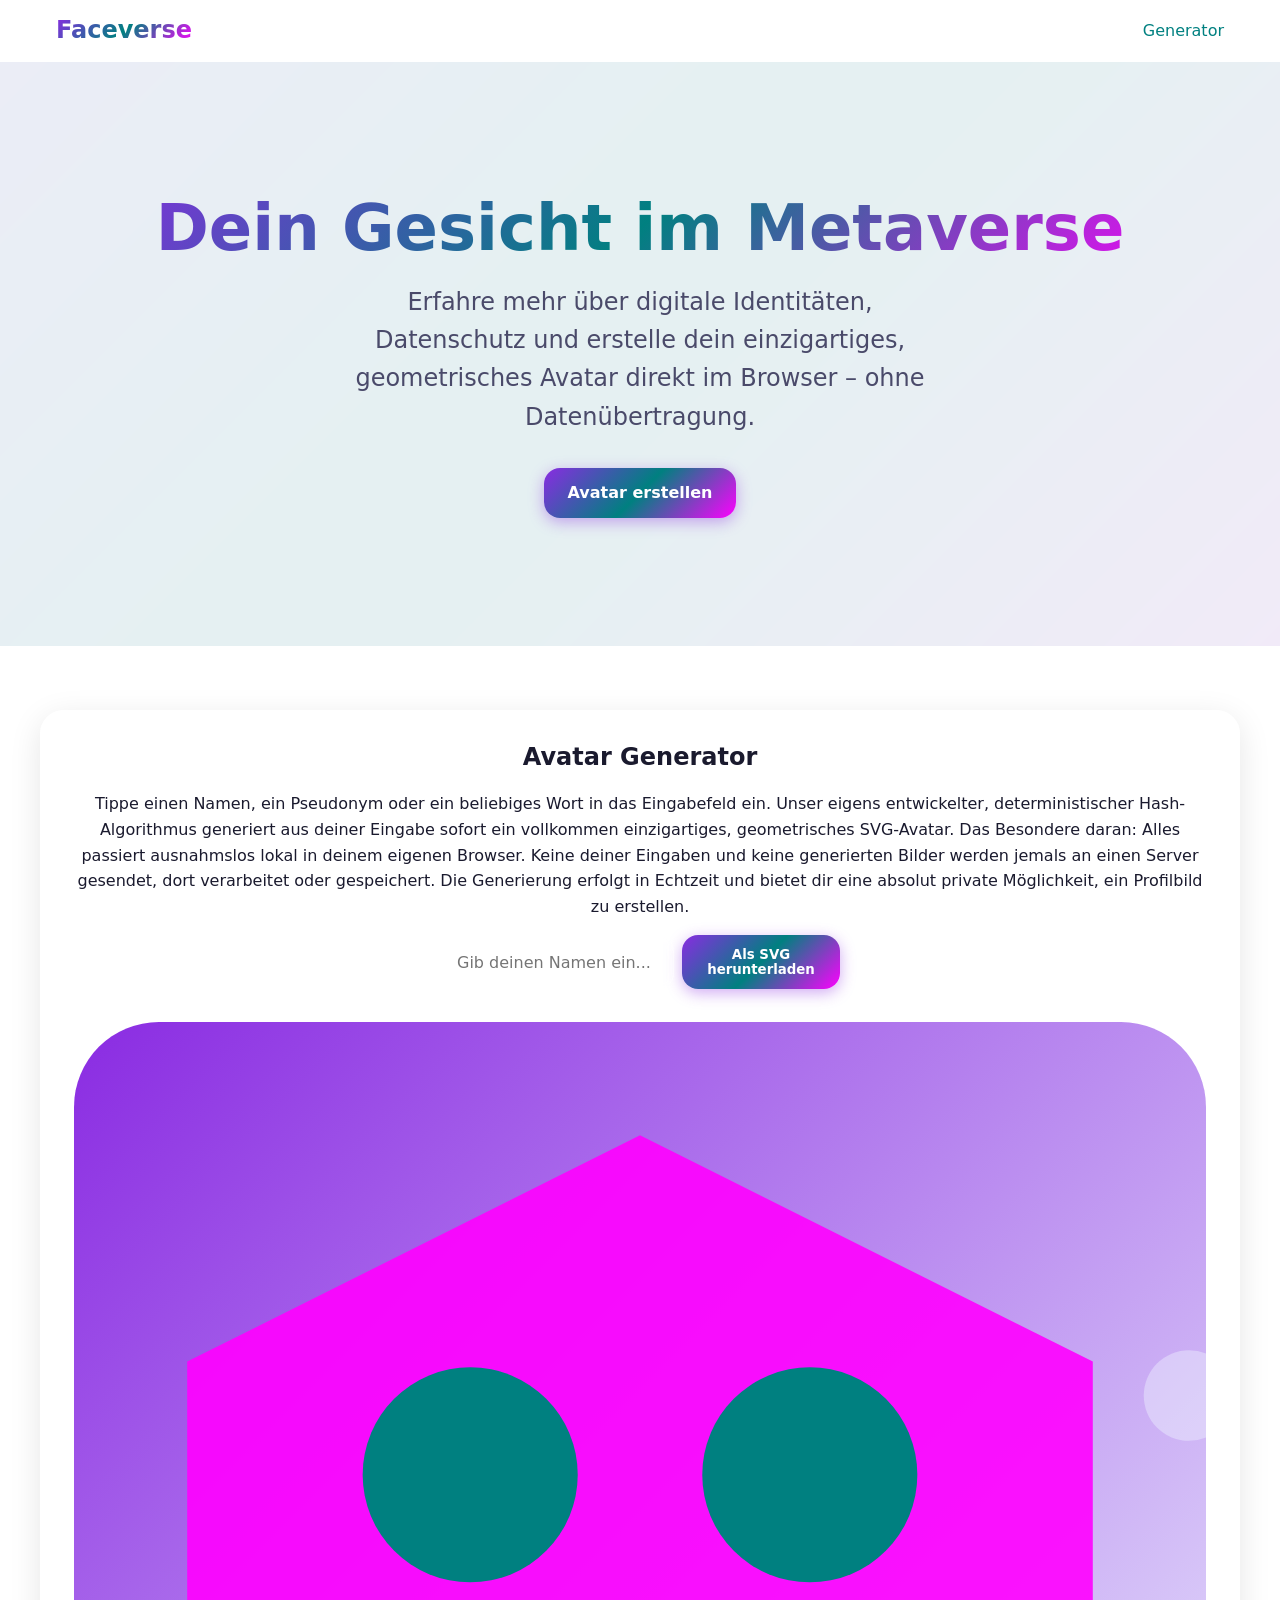
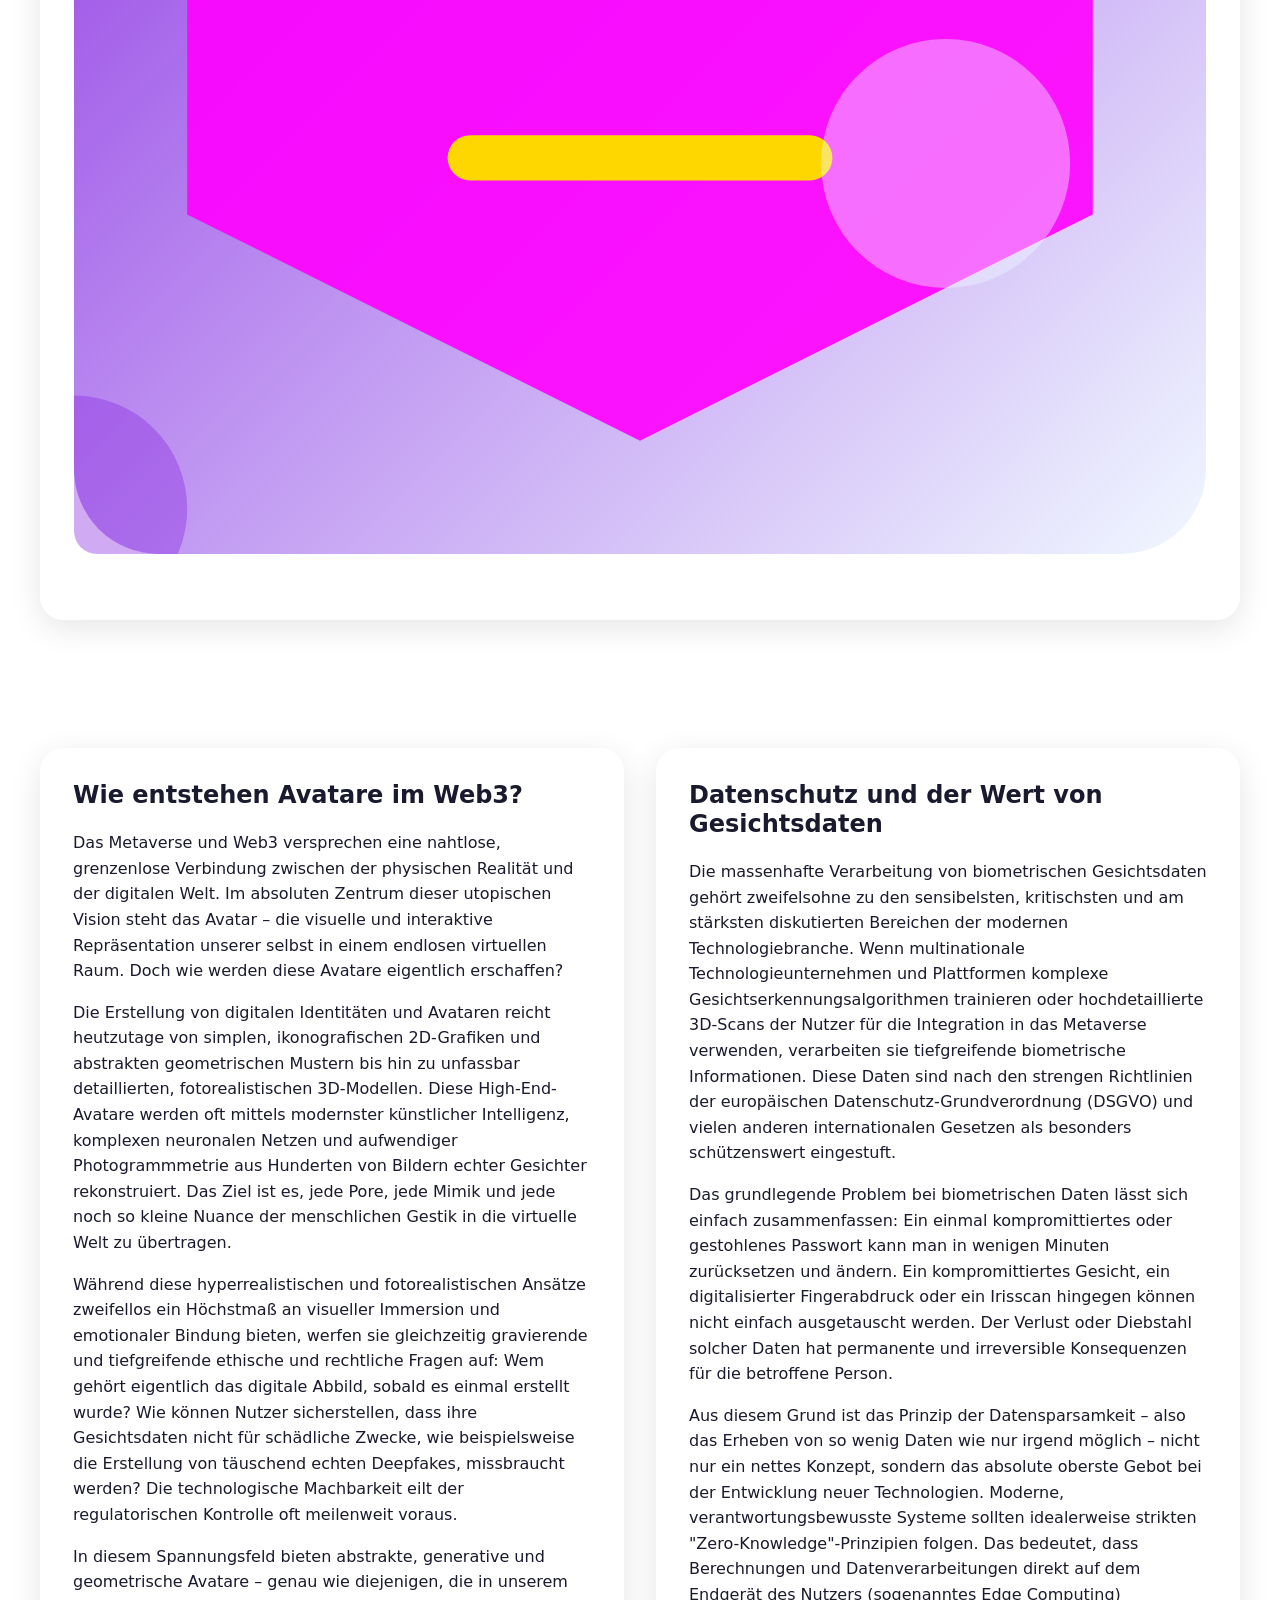
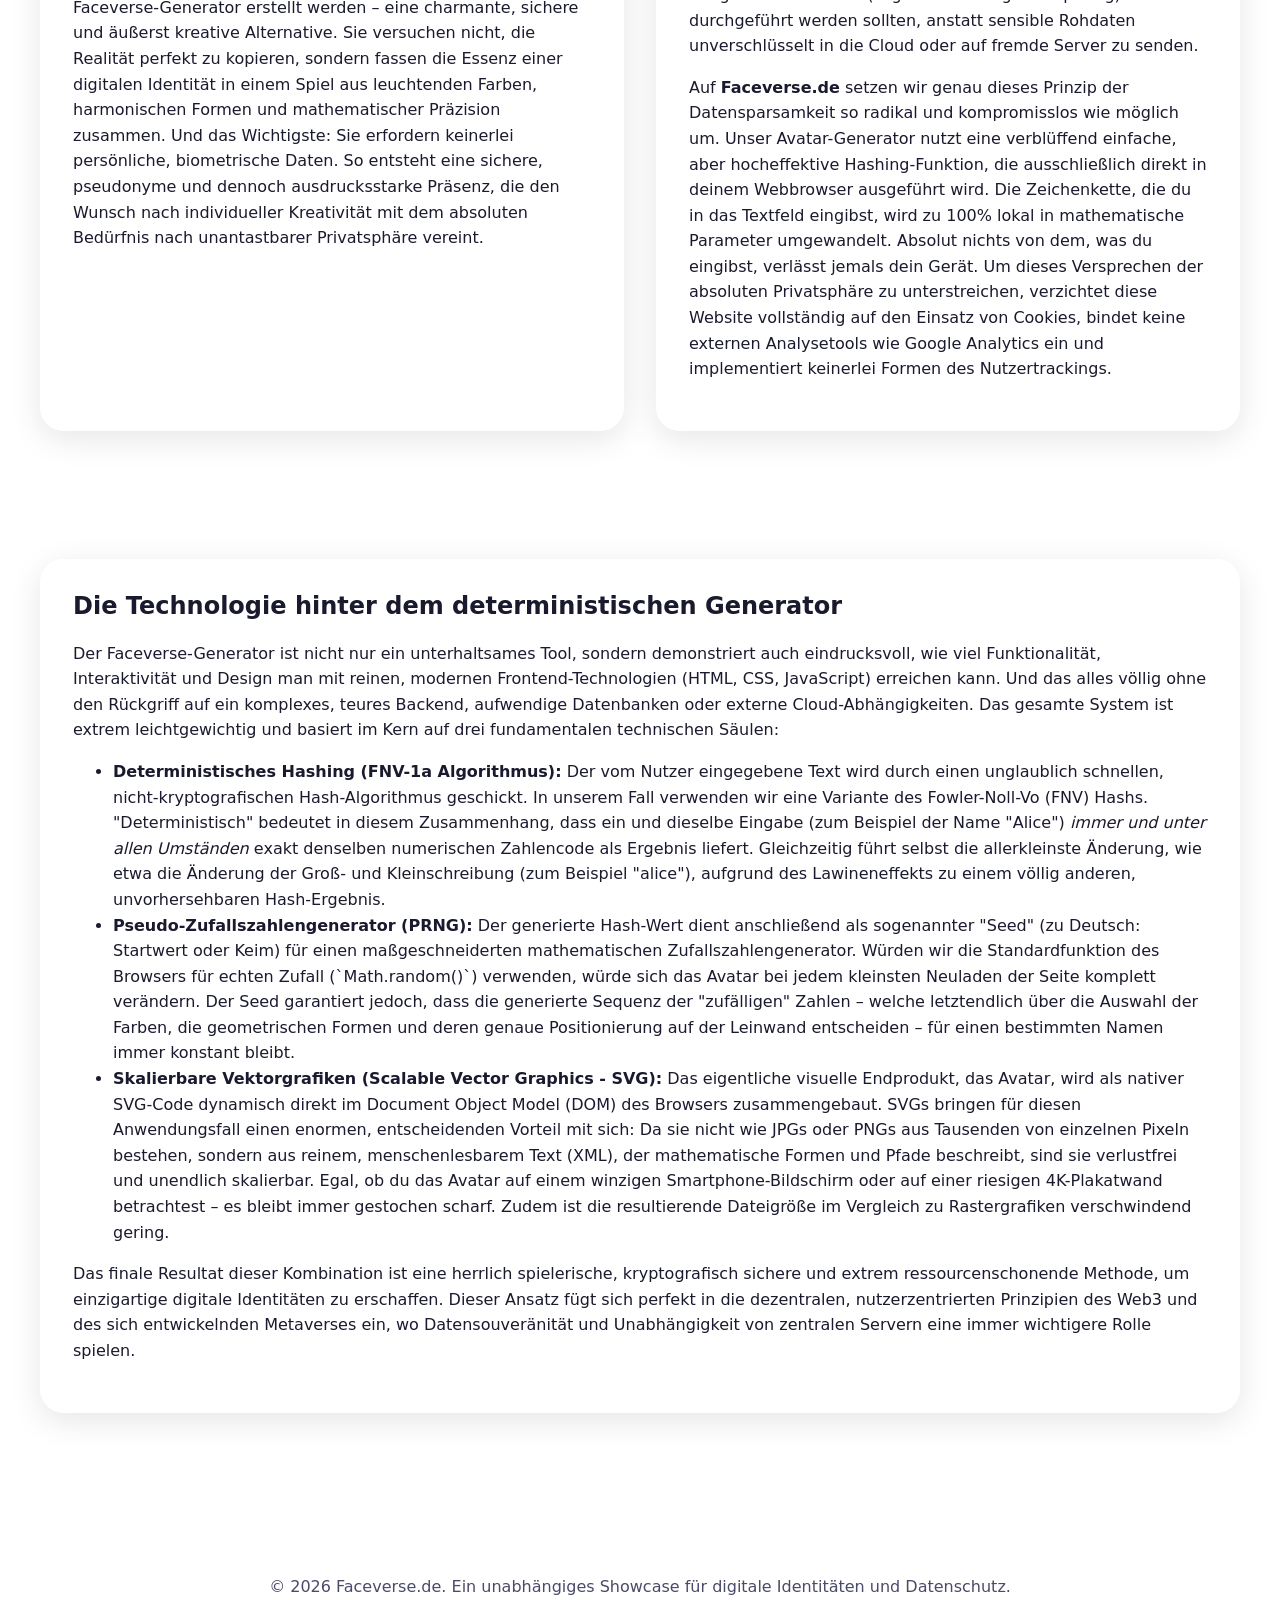
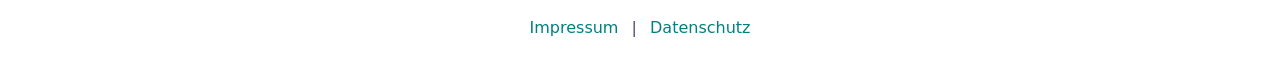
<file: index.html>
<!DOCTYPE html>
<html lang="de">
<head>
  <meta charset="utf-8">
  <meta name="viewport" content="width=device-width, initial-scale=1">
  <title>Faceverse | Digitale Avatare im Metaverse</title>
  <meta name="description" content="Entdecke das Faceverse: Erfahre, wie digitale Avatare für das Metaverse entstehen, welche Rolle Datenschutz spielt, und generiere dein eigenes, einzigartiges SVG-Avatar.">

  <!-- Open Graph / Social -->
  <meta property="og:type" content="website">
  <meta property="og:url" content="https://faceverse.de/">
  <meta property="og:title" content="Faceverse | Digitale Avatare im Metaverse">
  <meta property="og:description" content="Entdecke das Faceverse: Erfahre, wie digitale Avatare für das Metaverse entstehen, welche Rolle Datenschutz spielt, und generiere dein eigenes, einzigartiges SVG-Avatar.">

  <link rel="icon" href="favicon.svg" type="image/svg+xml">
  <link rel="stylesheet" href="styles.css">
</head>
<body>
  <header class="site-header">
    <div class="container">
      <h1 class="site-title"><a href="/">Faceverse</a></h1>
      <nav aria-label="Hauptnavigation">
        <a href="#generator">Generator</a>
      </nav>
    </div>
  </header>

  <main>
    <section class="hero">
      <div class="container">
        <h2 class="hero-title">Dein Gesicht im Metaverse</h2>
        <p class="hero-subtitle">Erfahre mehr über digitale Identitäten, Datenschutz und erstelle dein einzigartiges, geometrisches Avatar direkt im Browser – ohne Datenübertragung.</p>
        <a href="#generator" class="btn btn-primary">Avatar erstellen</a>
      </div>
    </section>

    <section id="generator" class="section container">
      <div class="glass-card text-center">
        <h2>Avatar Generator</h2>
        <p>Tippe einen Namen, ein Pseudonym oder ein beliebiges Wort in das Eingabefeld ein. Unser eigens entwickelter, deterministischer Hash-Algorithmus generiert aus deiner Eingabe sofort ein vollkommen einzigartiges, geometrisches SVG-Avatar. Das Besondere daran: Alles passiert ausnahmslos lokal in deinem eigenen Browser. Keine deiner Eingaben und keine generierten Bilder werden jemals an einen Server gesendet, dort verarbeitet oder gespeichert. Die Generierung erfolgt in Echtzeit und bietet dir eine absolut private Möglichkeit, ein Profilbild zu erstellen.</p>

        <div class="input-group">
          <label for="name-input" class="visually-hidden">Dein Name für das Avatar</label>
          <input type="text" id="name-input" placeholder="Gib deinen Namen ein..." autocomplete="off">
          <button id="download-btn" class="btn btn-primary">Als SVG herunterladen</button>
        </div>

        <div id="avatar-container" aria-label="Dein generiertes Avatar">
          <!-- SVG is injected here via main.js -->
        </div>
      </div>
    </section>

    <section class="section container">
      <div class="grid-2">
        <div class="glass-card">
          <h2>Wie entstehen Avatare im Web3?</h2>
          <p>Das Metaverse und Web3 versprechen eine nahtlose, grenzenlose Verbindung zwischen der physischen Realität und der digitalen Welt. Im absoluten Zentrum dieser utopischen Vision steht das Avatar – die visuelle und interaktive Repräsentation unserer selbst in einem endlosen virtuellen Raum. Doch wie werden diese Avatare eigentlich erschaffen?</p>
          <p>Die Erstellung von digitalen Identitäten und Avataren reicht heutzutage von simplen, ikonografischen 2D-Grafiken und abstrakten geometrischen Mustern bis hin zu unfassbar detaillierten, fotorealistischen 3D-Modellen. Diese High-End-Avatare werden oft mittels modernster künstlicher Intelligenz, komplexen neuronalen Netzen und aufwendiger Photogrammmetrie aus Hunderten von Bildern echter Gesichter rekonstruiert. Das Ziel ist es, jede Pore, jede Mimik und jede noch so kleine Nuance der menschlichen Gestik in die virtuelle Welt zu übertragen.</p>
          <p>Während diese hyperrealistischen und fotorealistischen Ansätze zweifellos ein Höchstmaß an visueller Immersion und emotionaler Bindung bieten, werfen sie gleichzeitig gravierende und tiefgreifende ethische und rechtliche Fragen auf: Wem gehört eigentlich das digitale Abbild, sobald es einmal erstellt wurde? Wie können Nutzer sicherstellen, dass ihre Gesichtsdaten nicht für schädliche Zwecke, wie beispielsweise die Erstellung von täuschend echten Deepfakes, missbraucht werden? Die technologische Machbarkeit eilt der regulatorischen Kontrolle oft meilenweit voraus.</p>
          <p>In diesem Spannungsfeld bieten abstrakte, generative und geometrische Avatare – genau wie diejenigen, die in unserem Faceverse-Generator erstellt werden – eine charmante, sichere und äußerst kreative Alternative. Sie versuchen nicht, die Realität perfekt zu kopieren, sondern fassen die Essenz einer digitalen Identität in einem Spiel aus leuchtenden Farben, harmonischen Formen und mathematischer Präzision zusammen. Und das Wichtigste: Sie erfordern keinerlei persönliche, biometrische Daten. So entsteht eine sichere, pseudonyme und dennoch ausdrucksstarke Präsenz, die den Wunsch nach individueller Kreativität mit dem absoluten Bedürfnis nach unantastbarer Privatsphäre vereint.</p>
        </div>
        <div class="glass-card">
          <h2>Datenschutz und der Wert von Gesichtsdaten</h2>
          <p>Die massenhafte Verarbeitung von biometrischen Gesichtsdaten gehört zweifelsohne zu den sensibelsten, kritischsten und am stärksten diskutierten Bereichen der modernen Technologiebranche. Wenn multinationale Technologieunternehmen und Plattformen komplexe Gesichtserkennungsalgorithmen trainieren oder hochdetaillierte 3D-Scans der Nutzer für die Integration in das Metaverse verwenden, verarbeiten sie tiefgreifende biometrische Informationen. Diese Daten sind nach den strengen Richtlinien der europäischen Datenschutz-Grundverordnung (DSGVO) und vielen anderen internationalen Gesetzen als besonders schützenswert eingestuft.</p>
          <p>Das grundlegende Problem bei biometrischen Daten lässt sich einfach zusammenfassen: Ein einmal kompromittiertes oder gestohlenes Passwort kann man in wenigen Minuten zurücksetzen und ändern. Ein kompromittiertes Gesicht, ein digitalisierter Fingerabdruck oder ein Irisscan hingegen können nicht einfach ausgetauscht werden. Der Verlust oder Diebstahl solcher Daten hat permanente und irreversible Konsequenzen für die betroffene Person.</p>
          <p>Aus diesem Grund ist das Prinzip der Datensparsamkeit – also das Erheben von so wenig Daten wie nur irgend möglich – nicht nur ein nettes Konzept, sondern das absolute oberste Gebot bei der Entwicklung neuer Technologien. Moderne, verantwortungsbewusste Systeme sollten idealerweise strikten "Zero-Knowledge"-Prinzipien folgen. Das bedeutet, dass Berechnungen und Datenverarbeitungen direkt auf dem Endgerät des Nutzers (sogenanntes Edge Computing) durchgeführt werden sollten, anstatt sensible Rohdaten unverschlüsselt in die Cloud oder auf fremde Server zu senden.</p>
          <p>Auf <strong>Faceverse.de</strong> setzen wir genau dieses Prinzip der Datensparsamkeit so radikal und kompromisslos wie möglich um. Unser Avatar-Generator nutzt eine verblüffend einfache, aber hocheffektive Hashing-Funktion, die ausschließlich direkt in deinem Webbrowser ausgeführt wird. Die Zeichenkette, die du in das Textfeld eingibst, wird zu 100% lokal in mathematische Parameter umgewandelt. Absolut nichts von dem, was du eingibst, verlässt jemals dein Gerät. Um dieses Versprechen der absoluten Privatsphäre zu unterstreichen, verzichtet diese Website vollständig auf den Einsatz von Cookies, bindet keine externen Analysetools wie Google Analytics ein und implementiert keinerlei Formen des Nutzertrackings.</p>
        </div>
      </div>
    </section>

    <section class="section container">
      <div class="glass-card">
        <h2>Die Technologie hinter dem deterministischen Generator</h2>
        <p>Der Faceverse-Generator ist nicht nur ein unterhaltsames Tool, sondern demonstriert auch eindrucksvoll, wie viel Funktionalität, Interaktivität und Design man mit reinen, modernen Frontend-Technologien (HTML, CSS, JavaScript) erreichen kann. Und das alles völlig ohne den Rückgriff auf ein komplexes, teures Backend, aufwendige Datenbanken oder externe Cloud-Abhängigkeiten. Das gesamte System ist extrem leichtgewichtig und basiert im Kern auf drei fundamentalen technischen Säulen:</p>
        <ul>
          <li><strong>Deterministisches Hashing (FNV-1a Algorithmus):</strong> Der vom Nutzer eingegebene Text wird durch einen unglaublich schnellen, nicht-kryptografischen Hash-Algorithmus geschickt. In unserem Fall verwenden wir eine Variante des Fowler-Noll-Vo (FNV) Hashs. "Deterministisch" bedeutet in diesem Zusammenhang, dass ein und dieselbe Eingabe (zum Beispiel der Name "Alice") <em>immer und unter allen Umständen</em> exakt denselben numerischen Zahlencode als Ergebnis liefert. Gleichzeitig führt selbst die allerkleinste Änderung, wie etwa die Änderung der Groß- und Kleinschreibung (zum Beispiel "alice"), aufgrund des Lawineneffekts zu einem völlig anderen, unvorhersehbaren Hash-Ergebnis.</li>
          <li><strong>Pseudo-Zufallszahlengenerator (PRNG):</strong> Der generierte Hash-Wert dient anschließend als sogenannter "Seed" (zu Deutsch: Startwert oder Keim) für einen maßgeschneiderten mathematischen Zufallszahlengenerator. Würden wir die Standardfunktion des Browsers für echten Zufall (`Math.random()`) verwenden, würde sich das Avatar bei jedem kleinsten Neuladen der Seite komplett verändern. Der Seed garantiert jedoch, dass die generierte Sequenz der "zufälligen" Zahlen – welche letztendlich über die Auswahl der Farben, die geometrischen Formen und deren genaue Positionierung auf der Leinwand entscheiden – für einen bestimmten Namen immer konstant bleibt.</li>
          <li><strong>Skalierbare Vektorgrafiken (Scalable Vector Graphics - SVG):</strong> Das eigentliche visuelle Endprodukt, das Avatar, wird als nativer SVG-Code dynamisch direkt im Document Object Model (DOM) des Browsers zusammengebaut. SVGs bringen für diesen Anwendungsfall einen enormen, entscheidenden Vorteil mit sich: Da sie nicht wie JPGs oder PNGs aus Tausenden von einzelnen Pixeln bestehen, sondern aus reinem, menschenlesbarem Text (XML), der mathematische Formen und Pfade beschreibt, sind sie verlustfrei und unendlich skalierbar. Egal, ob du das Avatar auf einem winzigen Smartphone-Bildschirm oder auf einer riesigen 4K-Plakatwand betrachtest – es bleibt immer gestochen scharf. Zudem ist die resultierende Dateigröße im Vergleich zu Rastergrafiken verschwindend gering.</li>
        </ul>
        <p>Das finale Resultat dieser Kombination ist eine herrlich spielerische, kryptografisch sichere und extrem ressourcenschonende Methode, um einzigartige digitale Identitäten zu erschaffen. Dieser Ansatz fügt sich perfekt in die dezentralen, nutzerzentrierten Prinzipien des Web3 und des sich entwickelnden Metaverses ein, wo Datensouveränität und Unabhängigkeit von zentralen Servern eine immer wichtigere Rolle spielen.</p>
      </div>
    </section>
  </main>

  <footer class="site-footer">
    <div class="container">
      <p>&copy; <script>document.write(new Date().getFullYear())</script> Faceverse.de. Ein unabhängiges Showcase für digitale Identitäten und Datenschutz.</p>
      <nav aria-label="Fußzeile">
        <a href="impressum.html">Impressum</a> |
        <a href="datenschutz.html">Datenschutz</a>
      </nav>
    </div>
  </footer>

  <script src="main.js"></script>
</body>
</html>
</file>
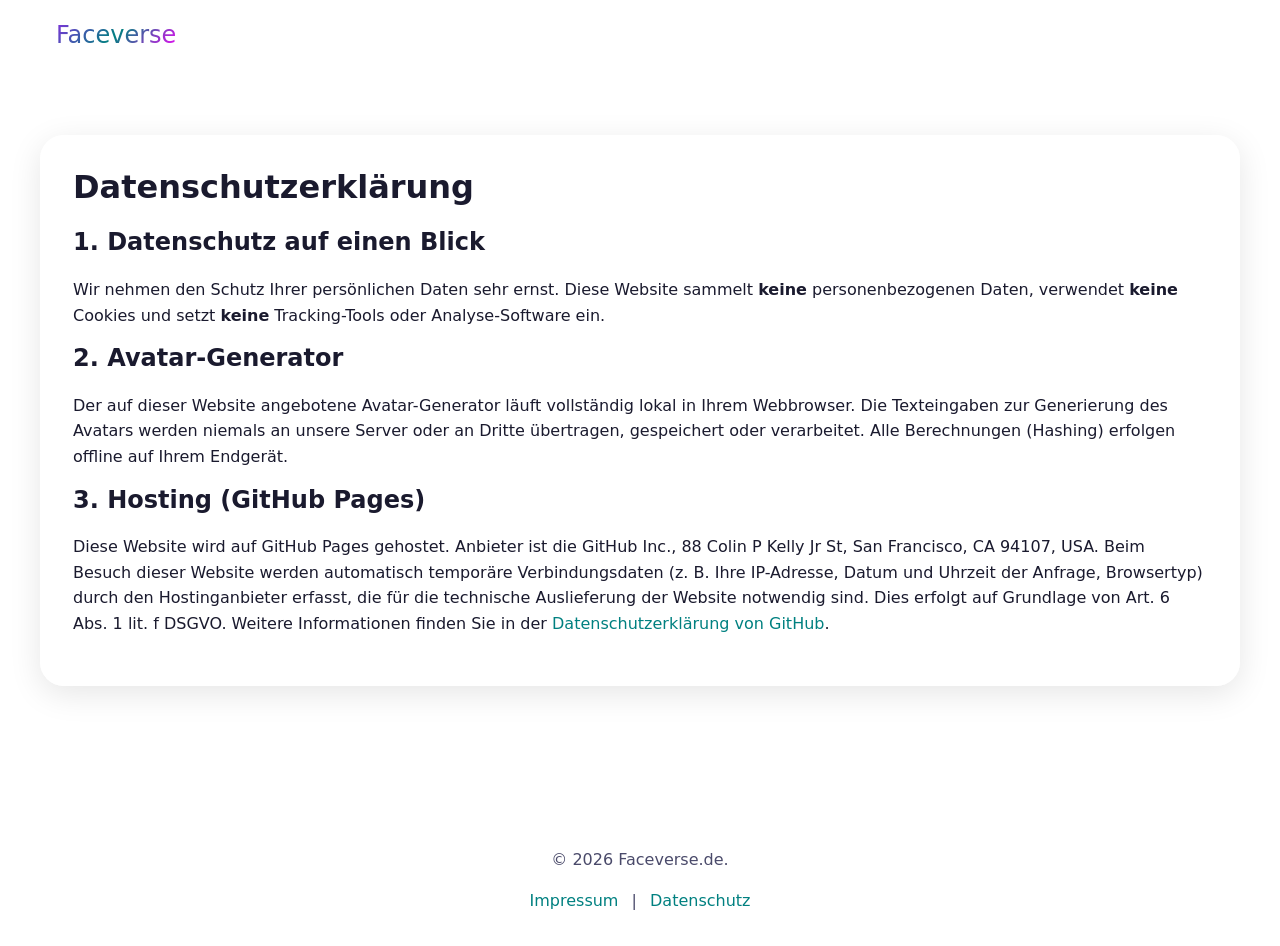
<file: datenschutz.html>
<!DOCTYPE html>
<html lang="de">
<head>
  <meta charset="utf-8">
  <meta name="viewport" content="width=device-width, initial-scale=1">
  <title>Datenschutzerklärung | Faceverse</title>
  <meta name="description" content="Datenschutzerklärung von Faceverse.de">
  <link rel="icon" href="favicon.svg" type="image/svg+xml">
  <link rel="stylesheet" href="styles.css">
</head>
<body>
  <header class="site-header">
    <div class="container">
      <p class="site-title"><a href="/">Faceverse</a></p>
    </div>
  </header>

  <main class="container section">
    <div class="glass-card">
      <h1>Datenschutzerklärung</h1>

      <h2>1. Datenschutz auf einen Blick</h2>
      <p>Wir nehmen den Schutz Ihrer persönlichen Daten sehr ernst. Diese Website sammelt <strong>keine</strong> personenbezogenen Daten, verwendet <strong>keine</strong> Cookies und setzt <strong>keine</strong> Tracking-Tools oder Analyse-Software ein.</p>

      <h2>2. Avatar-Generator</h2>
      <p>Der auf dieser Website angebotene Avatar-Generator läuft vollständig lokal in Ihrem Webbrowser. Die Texteingaben zur Generierung des Avatars werden niemals an unsere Server oder an Dritte übertragen, gespeichert oder verarbeitet. Alle Berechnungen (Hashing) erfolgen offline auf Ihrem Endgerät.</p>

      <h2>3. Hosting (GitHub Pages)</h2>
      <p>Diese Website wird auf GitHub Pages gehostet. Anbieter ist die GitHub Inc., 88 Colin P Kelly Jr St, San Francisco, CA 94107, USA. Beim Besuch dieser Website werden automatisch temporäre Verbindungsdaten (z. B. Ihre IP-Adresse, Datum und Uhrzeit der Anfrage, Browsertyp) durch den Hostinganbieter erfasst, die für die technische Auslieferung der Website notwendig sind. Dies erfolgt auf Grundlage von Art. 6 Abs. 1 lit. f DSGVO. Weitere Informationen finden Sie in der <a href="https://docs.github.com/en/site-policy/privacy-policies/github-privacy-statement" target="_blank" rel="noopener">Datenschutzerklärung von GitHub</a>.</p>
    </div>
  </main>

  <footer class="site-footer">
    <div class="container">
      <p>&copy; <script>document.write(new Date().getFullYear())</script> Faceverse.de.</p>
      <nav aria-label="Fußzeile">
        <a href="impressum.html">Impressum</a> |
        <a href="datenschutz.html">Datenschutz</a>
      </nav>
    </div>
  </footer>
</body>
</html>
</file>
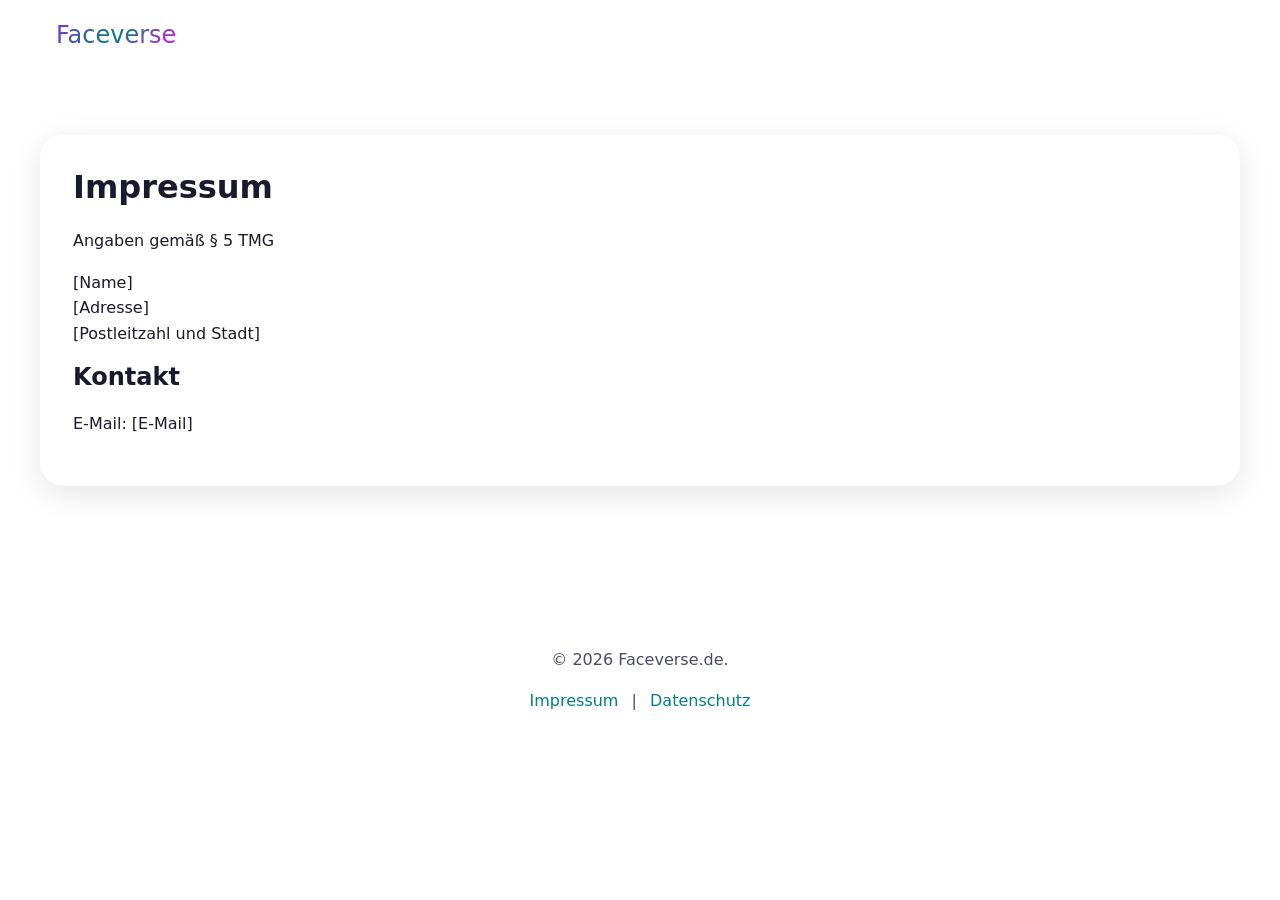
<file: impressum.html>
<!DOCTYPE html>
<html lang="de">
<head>
  <meta charset="utf-8">
  <meta name="viewport" content="width=device-width, initial-scale=1">
  <title>Impressum | Faceverse</title>
  <meta name="description" content="Impressum von Faceverse.de">
  <link rel="icon" href="favicon.svg" type="image/svg+xml">
  <link rel="stylesheet" href="styles.css">
</head>
<body>
  <header class="site-header">
    <div class="container">
      <p class="site-title"><a href="/">Faceverse</a></p>
    </div>
  </header>

  <main class="container section">
    <div class="glass-card">
      <h1>Impressum</h1>
      <p>Angaben gemäß § 5 TMG</p>
      <p>
        [Name]<br>
        [Adresse]<br>
        [Postleitzahl und Stadt]
      </p>
      <h2>Kontakt</h2>
      <p>
        E-Mail: [E-Mail]
      </p>
    </div>
  </main>

  <footer class="site-footer">
    <div class="container">
      <p>&copy; <script>document.write(new Date().getFullYear())</script> Faceverse.de.</p>
      <nav aria-label="Fußzeile">
        <a href="impressum.html">Impressum</a> |
        <a href="datenschutz.html">Datenschutz</a>
      </nav>
    </div>
  </footer>
</body>
</html>
</file>
<file: styles.css>
:root {
  /* Color Palette */
  --color-violet: #8a2be2;
  --color-teal: #008080;
  --color-magenta: #ff00ff;
  --color-cyan: #00ffff;

  --bg-color: #ffffff;
  --text-color: #1a1a2e;
  --text-muted: #4a4a6a;

  --card-bg: rgba(255, 255, 255, 0.7);
  --card-border: rgba(255, 255, 255, 0.4);

  --hero-gradient: linear-gradient(135deg, var(--color-violet), var(--color-teal), var(--color-magenta));

  /* Typography */
  --font-sans: system-ui, -apple-system, BlinkMacSystemFont, 'Segoe UI', Roboto, Helvetica, Arial, sans-serif, 'Apple Color Emoji', 'Segoe UI Emoji', 'Segoe UI Symbol';

  /* Metrics */
  --radius-sm: 0.5rem;
  --radius-md: 1rem;
  --radius-lg: 1.5rem;
  --spacing-sm: 0.5rem;
  --spacing-md: 1rem;
  --spacing-lg: 2rem;
  --spacing-xl: 4rem;
}

@media (prefers-color-scheme: dark) {
  :root {
    --bg-color: #0f0f1a;
    --text-color: #e0e0ff;
    --text-muted: #a0a0c0;

    --card-bg: rgba(20, 20, 35, 0.7);
    --card-border: rgba(255, 255, 255, 0.1);
  }
}

*, *::before, *::after {
  box-sizing: border-box;
}

html {
  scroll-behavior: smooth;
}

@media (prefers-reduced-motion: reduce) {
  html {
    scroll-behavior: auto;
  }
  *, *::before, *::after {
    animation-duration: 0.01ms !important;
    animation-iteration-count: 1 !important;
    transition-duration: 0.01ms !important;
    scroll-behavior: auto !important;
  }
}

body {
  font-family: var(--font-sans);
  background-color: var(--bg-color);
  color: var(--text-color);
  line-height: 1.6;
  margin: 0;
  padding: 0;
  overflow-x: hidden;
  transition: background-color 0.3s ease, color 0.3s ease;
}

h1, h2, h3, h4, h5, h6 {
  margin-top: 0;
  line-height: 1.2;
  font-weight: 700;
}

p {
  margin-top: 0;
  margin-bottom: var(--spacing-md);
}

a {
  color: var(--color-teal);
  text-decoration: none;
  transition: color 0.2s ease;
}

a:hover {
  color: var(--color-violet);
  text-decoration: underline;
}

/* Layout */
.container {
  width: 100%;
  max-width: 1200px;
  margin: 0 auto;
  padding: 0 var(--spacing-md);
}

.section {
  padding: var(--spacing-xl) 0;
}

/* Glassmorphism */
.glass-card {
  background: var(--card-bg);
  backdrop-filter: blur(16px);
  -webkit-backdrop-filter: blur(16px);
  border: 1px solid var(--card-border);
  border-radius: var(--radius-lg);
  padding: var(--spacing-lg);
  box-shadow: 0 8px 32px rgba(0, 0, 0, 0.1);
  transition: transform 0.3s ease, box-shadow 0.3s ease;
}

.glass-card:hover {
  transform: translateY(-5px);
  box-shadow: 0 12px 40px rgba(0, 0, 0, 0.15);
}

/* Header & Hero */
.site-header {
  padding: var(--spacing-md) 0;
  position: sticky;
  top: 0;
  z-index: 100;
  background: rgba(var(--bg-color), 0.8);
  backdrop-filter: blur(8px);
  -webkit-backdrop-filter: blur(8px);
  border-bottom: 1px solid var(--card-border);
}

.site-header .container {
  display: flex;
  justify-content: space-between;
  align-items: center;
}

.site-title {
  font-size: 1.5rem;
  margin: 0;
  background: var(--hero-gradient);
  -webkit-background-clip: text;
  -webkit-text-fill-color: transparent;
  background-clip: text;
}

.hero {
  position: relative;
  text-align: center;
  padding: calc(var(--spacing-xl) * 2) 0;
  overflow: hidden;
}

.hero::before {
  content: '';
  position: absolute;
  top: -50%;
  left: -50%;
  width: 200%;
  height: 200%;
  background: var(--hero-gradient);
  opacity: 0.1;
  z-index: -1;
  filter: blur(100px);
  animation: pulse 15s infinite alternate;
}

@keyframes pulse {
  0% { transform: scale(1); }
  100% { transform: scale(1.1); }
}

.hero-title {
  font-size: clamp(2.5rem, 5vw, 4.5rem);
  margin-bottom: var(--spacing-md);
  background: var(--hero-gradient);
  -webkit-background-clip: text;
  -webkit-text-fill-color: transparent;
  background-clip: text;
}

.hero-subtitle {
  font-size: clamp(1.2rem, 2vw, 1.5rem);
  color: var(--text-muted);
  max-width: 600px;
  margin: 0 auto var(--spacing-lg);
}

/* Components */
.btn {
  display: inline-block;
  padding: 0.75rem 1.5rem;
  border-radius: var(--radius-md);
  font-weight: 600;
  text-align: center;
  cursor: pointer;
  border: none;
  transition: all 0.2s ease;
  font-family: var(--font-sans);
}

.btn-primary {
  background: var(--hero-gradient);
  color: white;
  box-shadow: 0 4px 15px rgba(138, 43, 226, 0.4);
}

.btn-primary:hover {
  box-shadow: 0 6px 20px rgba(138, 43, 226, 0.6);
  transform: translateY(-2px);
  color: white;
  text-decoration: none;
}

.input-group {
  display: flex;
  flex-direction: column;
  gap: var(--spacing-sm);
  margin-bottom: var(--spacing-lg);
  max-width: 400px;
  margin-left: auto;
  margin-right: auto;
}

@media (min-width: 600px) {
  .input-group {
    flex-direction: row;
  }
}

.input-group input {
  flex: 1;
  padding: 0.75rem 1rem;
  border: 1px solid var(--card-border);
  border-radius: var(--radius-md);
  background: rgba(255, 255, 255, 0.1);
  color: var(--text-color);
  font-family: var(--font-sans);
  font-size: 1rem;
  backdrop-filter: blur(4px);
}

.input-group input:focus {
  outline: 2px solid var(--color-violet);
  border-color: transparent;
}

/* Accessibility Focus States */
:focus-visible {
  outline: 3px solid var(--color-violet);
  outline-offset: 3px;
}

/* Grid Layouts */
.grid-2 {
  display: grid;
  grid-template-columns: 1fr;
  gap: var(--spacing-lg);
}

@media (min-width: 768px) {
  .grid-2 {
    grid-template-columns: repeat(2, 1fr);
  }
}

.grid-3 {
  display: grid;
  grid-template-columns: 1fr;
  gap: var(--spacing-lg);
}

@media (min-width: 768px) {
  .grid-3 {
    grid-template-columns: repeat(2, 1fr);
  }
}

@media (min-width: 1024px) {
  .grid-3 {
    grid-template-columns: repeat(3, 1fr);
  }
}

/* Avatar Generator Container */
#avatar-container {
  display: flex;
  justify-content: center;
  align-items: center;
  min-height: 250px;
  background: var(--card-bg);
  border: 1px dashed var(--card-border);
  border-radius: var(--radius-lg);
  margin-bottom: var(--spacing-lg);
  overflow: hidden;
}

#avatar-container svg {
  max-width: 100%;
  height: auto;
  border-radius: var(--radius-sm);
}

.site-footer {
  text-align: center;
  padding: var(--spacing-lg) 0;
  border-top: 1px solid var(--card-border);
  margin-top: var(--spacing-xl);
  color: var(--text-muted);
}
.site-footer a {
  margin: 0 var(--spacing-sm);
}

/* Utility */
.text-center { text-align: center; }
.visually-hidden {
  position: absolute;
  width: 1px;
  height: 1px;
  padding: 0;
  margin: -1px;
  overflow: hidden;
  clip: rect(0, 0, 0, 0);
  white-space: nowrap;
  border-width: 0;
}
</file>
